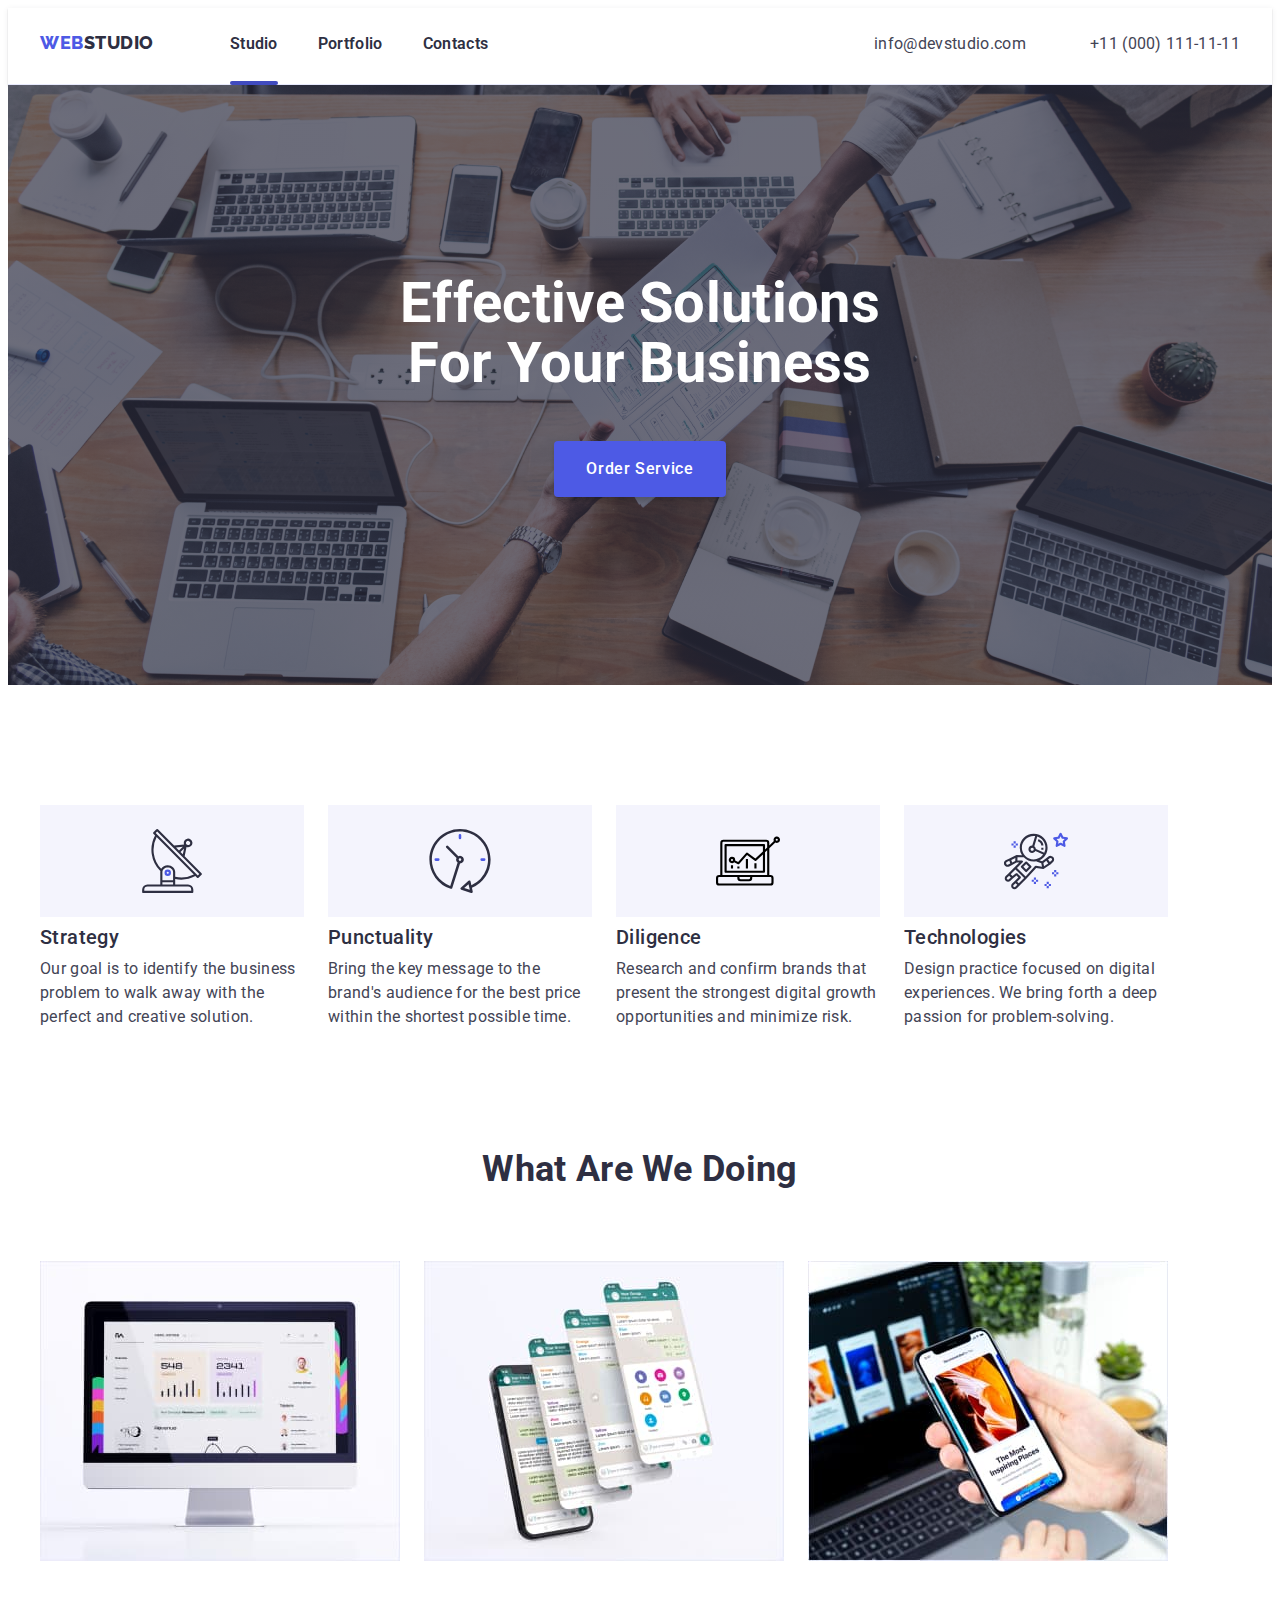
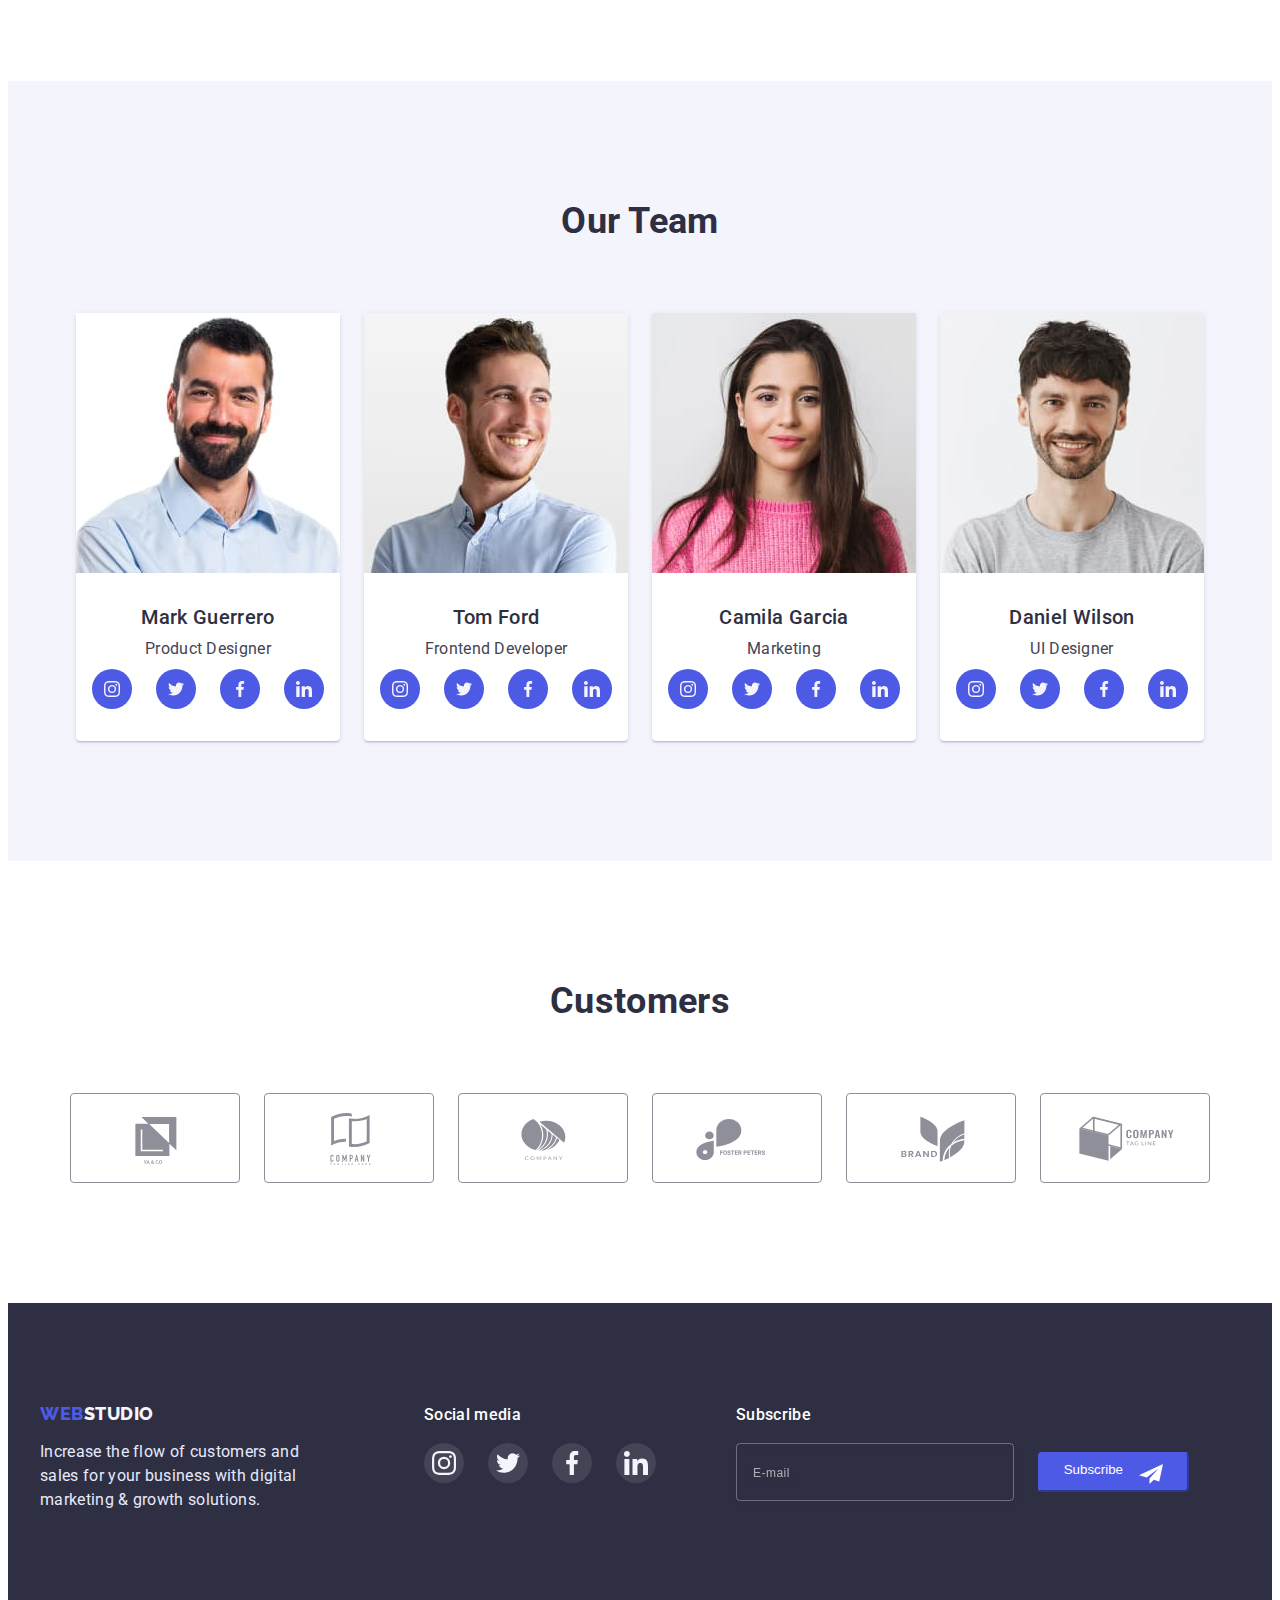
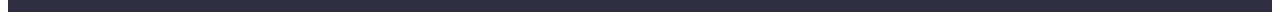
<file: index.html>
<!DOCTYPE html>
<html lang="en">
  <head>
    <meta charset="UTF-8" />
    <meta http-equiv="X-UA-Compatible" content="IE=edge" />
    <meta name="viewport" content="width=device-width, initial-scale=1.0" />
    <title>WebStudio</title>
    <link rel="preconnect" href="https://fonts.googleapis.com" />
    <link rel="preconnect" href="https://fonts.gstatic.com" crossorigin />
    <link
      href="https://fonts.googleapis.com/css2?family=Raleway:wght@800&family=Roboto:wght@400;500;700;900&display=swap"
      rel="stylesheet"
    />
    <link
      rel="stylesheet"
      href="https://cdnjs.cloudflare.com/ajax/libs/modern-normalize/1.1.0/modern-normalize.min.css"
      integrity="sha512-wpPYUAdjBVSE4KJnH1VR1HeZfpl1ub8YT/NKx4PuQ5NmX2tKuGu6U/JRp5y+Y8XG2tV+wKQpNHVUX03MfMFn9Q=="
      crossorigin="anonymous"
      referrerpolicy="no-referrer"
    />
    <link rel="stylesheet" href="css/test.css" />
    <link rel="stylesheet" href="css/styles.css" />
  </head>

  <body>
    <!-- ========================HEADER==================== -->

    <header class="header">
      <div class="container header-container">
        <nav class="nav-menu">
          <a href="./index.html" class="logo link"
            ><span class="accent">Web</span>Studio</a
          >
          <ul class="menu list">
            <li class="menu-item">
              <a href="./index.html" class="menu-item-link active-page link"
                >Studio</a
              >
            </li>
            <li class="menu-item">
              <a href="./portfolio.html" class="menu-item-link link"
                >Portfolio</a
              >
            </li>
            <li class="menu-item">
              <a href="#" class="menu-item-link link">Contacts</a>
            </li>
          </ul>
        </nav>
        <!-- ========================MOBILE-MENU==================== -->
        <div class="menu-container js-menu-container" id="mobile-menu">
          <button
            class="mobile-btn-modal-close js-close-menu"
            aria-expanded="false"
            aria-controls="mobile-menu"
            type="button"
          >
            <svg class="svg-close">
              <use href="./images/icons.svg#icon-close"></use>
            </svg>
          </button>
          <div class="mobile-menu-window">
            <ul class="mobile-menu-list list">
              <li class="menu-item">
                <a
                  href="./index.html"
                  class="mobile-menu-item-link mobile-active-pages link"
                  >Studio</a
                >
              </li>
              <li class="menu-item">
                <a href="./portfolio.html" class="mobile-menu-item-link link"
                  >Portfolio</a
                >
              </li>
              <li class="menu-item">
                <a href="#" class="mobile-menu-item-link link">Contacts</a>
              </li>
            </ul>
            <address class="mobile-address">
              <ul class="contact list">
                <li class="contact-item">
                  <a href="tel:+110001111111" class="contact-item-number link"
                    >+11 (000) 111-11-11</a
                  >
                </li>
                <li class="contact-item">
                  <a
                    href="mailto:info@devstudio.com"
                    class="contact-item-mail link"
                    >info@devstudio.com</a
                  >
                </li>
              </ul>
              <ul class="list mobile-list-icon">
                <li>
                  <a href="#" class="icon-container">
                    <svg width="24" height="24">
                      <use href="./images/icons.svg#icon-instagram"></use>
                    </svg>
                  </a>
                </li>
                <li>
                  <a href="#" class="icon-container">
                    <svg width="24" height="24">
                      <use href="./images/icons.svg#icon-twitter"></use>
                    </svg>
                  </a>
                </li>
                <li>
                  <a href="#" class="icon-container">
                    <svg width="24" height="24">
                      <use href="./images/icons.svg#icon-facebook"></use>
                    </svg>
                  </a>
                </li>
                <li>
                  <a href="#" class="icon-container">
                    <svg width="24" height="24">
                      <use href="./images/icons.svg#icon-linkedin"></use>
                    </svg>
                  </a>
                </li>
              </ul>
            </address>
          </div>
        </div>
        <!-- ========================//MOBILE-MENU//==================== -->

        <button type="button" class="header-burger-btn js-open-menu">
          <svg class="header-burger-btn-svg" height="32" width="32">
            <use href="./images/icons.svg#icon-menu"></use>
          </svg>
        </button>
        <address class="address">
          <ul class="contact list">
            <li class="contact-item">
              <a href="mailto:info@devstudio.com" class="contact-item-link link"
                >info@devstudio.com</a
              >
            </li>
            <li class="contact-item">
              <a href="tel:+110001111111" class="contact-item-link link"
                >+11 (000) 111-11-11</a
              >
            </li>
          </ul>
        </address>
      </div>
    </header>
    <!-- ========================//HEADER//==================== -->

    <main>
      <!-- ========================HERO==================== -->
      <section class="hero">
        <div class="container modal-btn-center">
          <h1 class="hero-title">Effective Solutions for Your Business</h1>
          <button class="modal-btn" type="button" data-modal-open>
            Order Service
          </button>
        </div>
      </section>
      <!-- ========================//HERO//==================== -->

      <!-- ========================ASTRONAUT==================== -->
      <section class="section">
        <div class="container">
          <h2 class="visually-hidden">about us</h2>
          <ul class="list section-astronaut-list">
            <li class="list-item">
              <a href="" class="big-svg-link">
                <svg class="big-svg">
                  <use href="./images/icons.svg#icon-antenna"></use>
                </svg>
              </a>
              <h3 class="astronaut-list-title">Strategy</h3>
              <p class="astronaut-text">
                Our goal is to identify the business problem to walk away with
                the perfect and creative solution.
              </p>
            </li>
            <li class="list-item">
              <a href="" class="big-svg-link">
                <svg class="big-svg">
                  <use href="./images/icons.svg#icon-clock"></use>
                </svg>
              </a>
              <h3 class="astronaut-list-title">Punctuality</h3>
              <p class="astronaut-text">
                Bring the key message to the brand's audience for the best price
                within the shortest possible time.
              </p>
            </li>
            <li class="list-item">
              <a href="" class="big-svg-link">
                <svg class="big-svg">
                  <use href="./images/icons.svg#icon-diagram"></use>
                </svg>
              </a>
              <h3 class="astronaut-list-title">Diligence</h3>
              <p class="astronaut-text">
                Research and confirm brands that present the strongest digital
                growth opportunities and minimize risk.
              </p>
            </li>
            <li class="list-item">
              <a href="" class="big-svg-link">
                <svg class="big-svg">
                  <use href="./images/icons.svg#icon-astronaut"></use>
                </svg>
              </a>
              <h3 class="astronaut-list-title">Technologies</h3>
              <p class="astronaut-text">
                Design practice focused on digital experiences. We bring forth a
                deep passion for problem-solving.
              </p>
            </li>
          </ul>
        </div>
      </section>
      <!-- ========================//ASTRONAUT//==================== -->

      <!-- ========================SECTION-IMG==================== -->
      <section class="section-img-only">
        <div class="container">
          <h2 class="title">What are we doing</h2>
          <ul class="section-img-only-list list">
            <li>
              <img
                class="img"
                srcset="./images/computer-screen@2x.jpg 2x"
                src="./images/computer-screen.jpg"
                width="360"
                alt="computer-screen"
              />
            </li>
            <li>
              <img
                class="img"
                srcset="./images/multiple-screens@2x.jpg 2x"
                src="./images/multiple-screens.jpg"
                width="360"
                alt="multiple-screens"
              />
            </li>
            <li>
              <img
                class="img"
                srcset="./images/phone-screen@2x.jpg 2x"
                src="./images/phone-screen.jpg"
                width="360"
                alt="phone-screen"
              />
            </li>
          </ul>
        </div>
      </section>
      <!-- ========================//SECTION-IMG//==================== -->

      <!-- ========================TEAM CARD==================== -->
      <section class="team-card-bg section">
        <div class="container">
          <h2 class="title">Our Team</h2>
          <ul class="team-card-list list">
            <li class="card">
              <img
                class="img"
                srcset="./images/mark-guerrero@2x.jpg 2x"
                src="./images/mark-guerrero.jpg"
                width="264"
                alt="Mark Guerrero"
              />
              <div class="team-card-text">
                <h3 class="list-title">Mark Guerrero</h3>
                <p class="text">Product Designer</p>
                <ul class="list list-icon">
                  <li>
                    <a href="#" class="icon-container">
                      <svg class="team-card-svg">
                        <use href="./images/icons.svg#icon-instagram"></use>
                      </svg>
                    </a>
                  </li>
                  <li>
                    <a href="#" class="icon-container">
                      <svg class="team-card-svg">
                        <use href="./images/icons.svg#icon-twitter"></use>
                      </svg>
                    </a>
                  </li>
                  <li>
                    <a href="#" class="icon-container">
                      <svg class="team-card-svg">
                        <use href="./images/icons.svg#icon-facebook"></use>
                      </svg>
                    </a>
                  </li>
                  <li>
                    <a href="#" class="icon-container">
                      <svg class="team-card-svg">
                        <use href="./images/icons.svg#icon-linkedin"></use>
                      </svg>
                    </a>
                  </li>
                </ul>
              </div>
            </li>
            <li class="card">
              <img
                class="img"
                srcset="./images/tom-ford@2x.jpg 2x"
                src="./images/tom-ford.jpg"
                width="264"
                alt="Tom Ford"
              />
              <div class="team-card-text">
                <h3 class="list-title">Tom Ford</h3>
                <p class="text">Frontend Developer</p>
                <ul class="list list-icon">
                  <li>
                    <a href="#" class="icon-container">
                      <svg class="team-card-svg">
                        <use href="./images/icons.svg#icon-instagram"></use>
                      </svg>
                    </a>
                  </li>
                  <li>
                    <a href="#" class="icon-container">
                      <svg class="team-card-svg">
                        <use href="./images/icons.svg#icon-twitter"></use>
                      </svg>
                    </a>
                  </li>
                  <li>
                    <a href="#" class="icon-container">
                      <svg class="team-card-svg">
                        <use href="./images/icons.svg#icon-facebook"></use>
                      </svg>
                    </a>
                  </li>
                  <li>
                    <a href="#" class="icon-container">
                      <svg class="team-card-svg">
                        <use href="./images/icons.svg#icon-linkedin"></use>
                      </svg>
                    </a>
                  </li>
                </ul>
              </div>
            </li>
            <li class="card">
              <img
                class="img"
                srcset="./images/camila-garcia@2x.jpg 2x"
                src="./images/camila-garcia.jpg"
                width="264"
                alt="Camila Garcia"
              />
              <div class="team-card-text">
                <h3 class="list-title">Camila Garcia</h3>
                <p class="text">Marketing</p>
                <ul class="list list-icon">
                  <li>
                    <a href="#" class="icon-container">
                      <svg class="team-card-svg">
                        <use href="./images/icons.svg#icon-instagram"></use>
                      </svg>
                    </a>
                  </li>
                  <li>
                    <a href="#" class="icon-container">
                      <svg class="team-card-svg">
                        <use href="./images/icons.svg#icon-twitter"></use>
                      </svg>
                    </a>
                  </li>
                  <li>
                    <a href="#" class="icon-container">
                      <svg class="team-card-svg">
                        <use href="./images/icons.svg#icon-facebook"></use>
                      </svg>
                    </a>
                  </li>
                  <li>
                    <a href="#" class="icon-container">
                      <svg class="team-card-svg">
                        <use href="./images/icons.svg#icon-linkedin"></use>
                      </svg>
                    </a>
                  </li>
                </ul>
              </div>
            </li>
            <li class="card">
              <img
                class="img"
                srcset="./images/daniel-wilson@2x.jpg 2x"
                src="./images/daniel-wilson.jpg"
                width="264"
                alt="Daniel Wilson"
              />
              <div class="team-card-text">
                <h3 class="list-title">Daniel Wilson</h3>
                <p class="text">UI Designer</p>
                <ul class="list list-icon">
                  <li>
                    <a href="#" class="icon-container">
                      <svg class="team-card-svg">
                        <use href="./images/icons.svg#icon-instagram"></use>
                      </svg>
                    </a>
                  </li>
                  <li>
                    <a href="#" class="icon-container">
                      <svg class="team-card-svg">
                        <use href="./images/icons.svg#icon-twitter"></use>
                      </svg>
                    </a>
                  </li>
                  <li>
                    <a href="#" class="icon-container">
                      <svg class="team-card-svg">
                        <use href="./images/icons.svg#icon-facebook"></use>
                      </svg>
                    </a>
                  </li>
                  <li>
                    <a href="#" class="icon-container">
                      <svg class="team-card-svg">
                        <use href="./images/icons.svg#icon-linkedin"></use>
                      </svg>
                    </a>
                  </li>
                </ul>
              </div>
            </li>
          </ul>
        </div>
      </section>
      <!-- ========================//TEAM CARD//==================== -->

      <!-- ========================CUSTOMERS==================== -->

      <section class="section">
        <div class="container">
          <h2 class="title">Customers</h2>
          <ul class="list list-client">
            <li>
              <a href="" class="client-container">
                <svg class="client-svg">
                  <use href="./images/icons.svg#icon-client-1"></use>
                </svg>
              </a>
            </li>
            <li>
              <a href="" class="client-container">
                <svg class="client-svg">
                  <use href="./images/icons.svg#icon-client-2"></use>
                </svg>
              </a>
            </li>
            <li>
              <a href="" class="client-container">
                <svg class="client-svg">
                  <use href="./images/icons.svg#icon-client-3"></use>
                </svg>
              </a>
            </li>
            <li>
              <a href="" class="client-container">
                <svg class="client-svg">
                  <use href="./images/icons.svg#icon-client-4"></use>
                </svg>
              </a>
            </li>
            <li>
              <a href="" class="client-container">
                <svg class="client-svg">
                  <use href="./images/icons.svg#icon-client-5"></use>
                </svg>
              </a>
            </li>
            <li>
              <a href="" class="client-container">
                <svg class="client-svg">
                  <use href="./images/icons.svg#icon-client-6"></use>
                </svg>
              </a>
            </li>
          </ul>
        </div>
      </section>
      <!-- ========================//CUSTOMERS//==================== -->
    </main>
    <!-- ========================FOOTER==================== -->
    <footer class="footer">
      <div class="container footer-container">
        <div>
          <a href="./index.html" class="logo footer-logo link"
            ><span class="accent">Web</span
            ><span class="accent-light">Studio</span>
          </a>
          <p class="text footer-color-text">
            Increase the flow of customers and sales for your business with
            digital marketing & growth solutions.
          </p>
        </div>
        <div class="social-media">
          <p class="media">Social media</p>
          <ul class="social-media-list list">
            <li>
              <a href="" class="footer-icon-container">
                <svg class="footer-svg">
                  <use href="./images/icons.svg#icon-instagram"></use>
                </svg>
              </a>
            </li>
            <li>
              <a href="" class="footer-icon-container">
                <svg class="footer-svg">
                  <use href="./images/icons.svg#icon-twitter"></use>
                </svg>
              </a>
            </li>
            <li>
              <a href="" class="footer-icon-container">
                <svg class="footer-svg">
                  <use href="./images/icons.svg#icon-facebook"></use>
                </svg>
              </a>
            </li>
            <li>
              <a href="" class="footer-icon-container">
                <svg class="footer-svg">
                  <use href="./images/icons.svg#icon-linkedin"></use>
                </svg>
              </a>
            </li>
          </ul>
        </div>
        <form class="footer-subscribe">
          <p class="footer-subscribe-label">Subscribe</p>
          <div class="footer-wraper">
            <input
              class="user-mail-subscribe"
              aria-label="email"
              type="mail"
              name="user-mail-subscribe"
              placeholder="E-mail"
            />
            <button class="subscribe-btn" type="submit">
              Subscribe
              <svg class="subscribe-svg">
                <use href="./images/icons.svg#icon-subscribe"></use>
              </svg>
            </button>
          </div>
        </form>
      </div>
    </footer>
    <!-- ========================//FOOTER//==================== -->

    <!-- ========================MODAL WINDOW==================== -->
    <div class="backdrop is-hidden" data-modal>
      <div class="modal-window">
        <button class="btn-modal-close" type="button" data-modal-close>
          <svg class="svg-close">
            <use href="./images/icons.svg#icon-close"></use>
          </svg>
        </button>

        <form class="modal-form" name="modal-form">
          <p class="modal-title">
            Leave your contacts and we will call you back
          </p>
          <label class="modal-label"
            ><span class="label-desc">Name</span>
            <span class="modal-input-wrapper">
              <input
                class="modal-input"
                type="text"
                name="user_name"
                required
                pattern="[a-zA-Zа-яА-Я]+"
              />

              <svg class="modal-input-svg">
                <use href="./images/icons.svg#icon-modal-person"></use>
              </svg>
            </span>
          </label>
          <label class="modal-label"
            ><span class="label-desc">Phone</span>

            <span class="modal-input-wrapper">
              <input
                class="modal-input"
                type="tel"
                name="user_number"
                required
                pattern="[0-9]{3}-[0-9]{3}-0-9]{2}-0-9]{2}"
                title="xxx-xxx-xx-xx"
              />

              <svg class="modal-input-svg">
                <use href="./images/icons.svg#icon-modal-phone"></use>
              </svg>
            </span>
          </label>
          <label class="modal-label"
            ><span class="label-desc">Email</span>
            <span class="modal-input-wrapper">
              <input
                class="modal-input"
                type="mail"
                name="user_mail"
                required
              />

              <svg class="modal-input-svg">
                <use href="./images/icons.svg#icon-modal-email"></use>
              </svg>
            </span>
          </label>
          <label class="modal-label-comment"
            ><span class="label-desc">Comment</span>
            <textarea
              class="user-message"
              name="user_message"
              placeholder="Text input"
            ></textarea>
          </label>
          <input
            class="modal-check visually-hidden"
            id="modal-check"
            type="checkbox"
          />
          <label class="label-check" for="modal-check">
            I accept the terms and conditions of the&nbsp
            <a href="#">Privacy Policy</a>
          </label>

          <button class="modal-submit-btn" type="submit">Send</button>
        </form>
      </div>
    </div>
    <!-- ========================//MODAL WINDOW//==================== -->
    <script src="./js/mobile.js"></script>
    <script src="./js/modal.js"></script>
  </body>
</html>
</file>
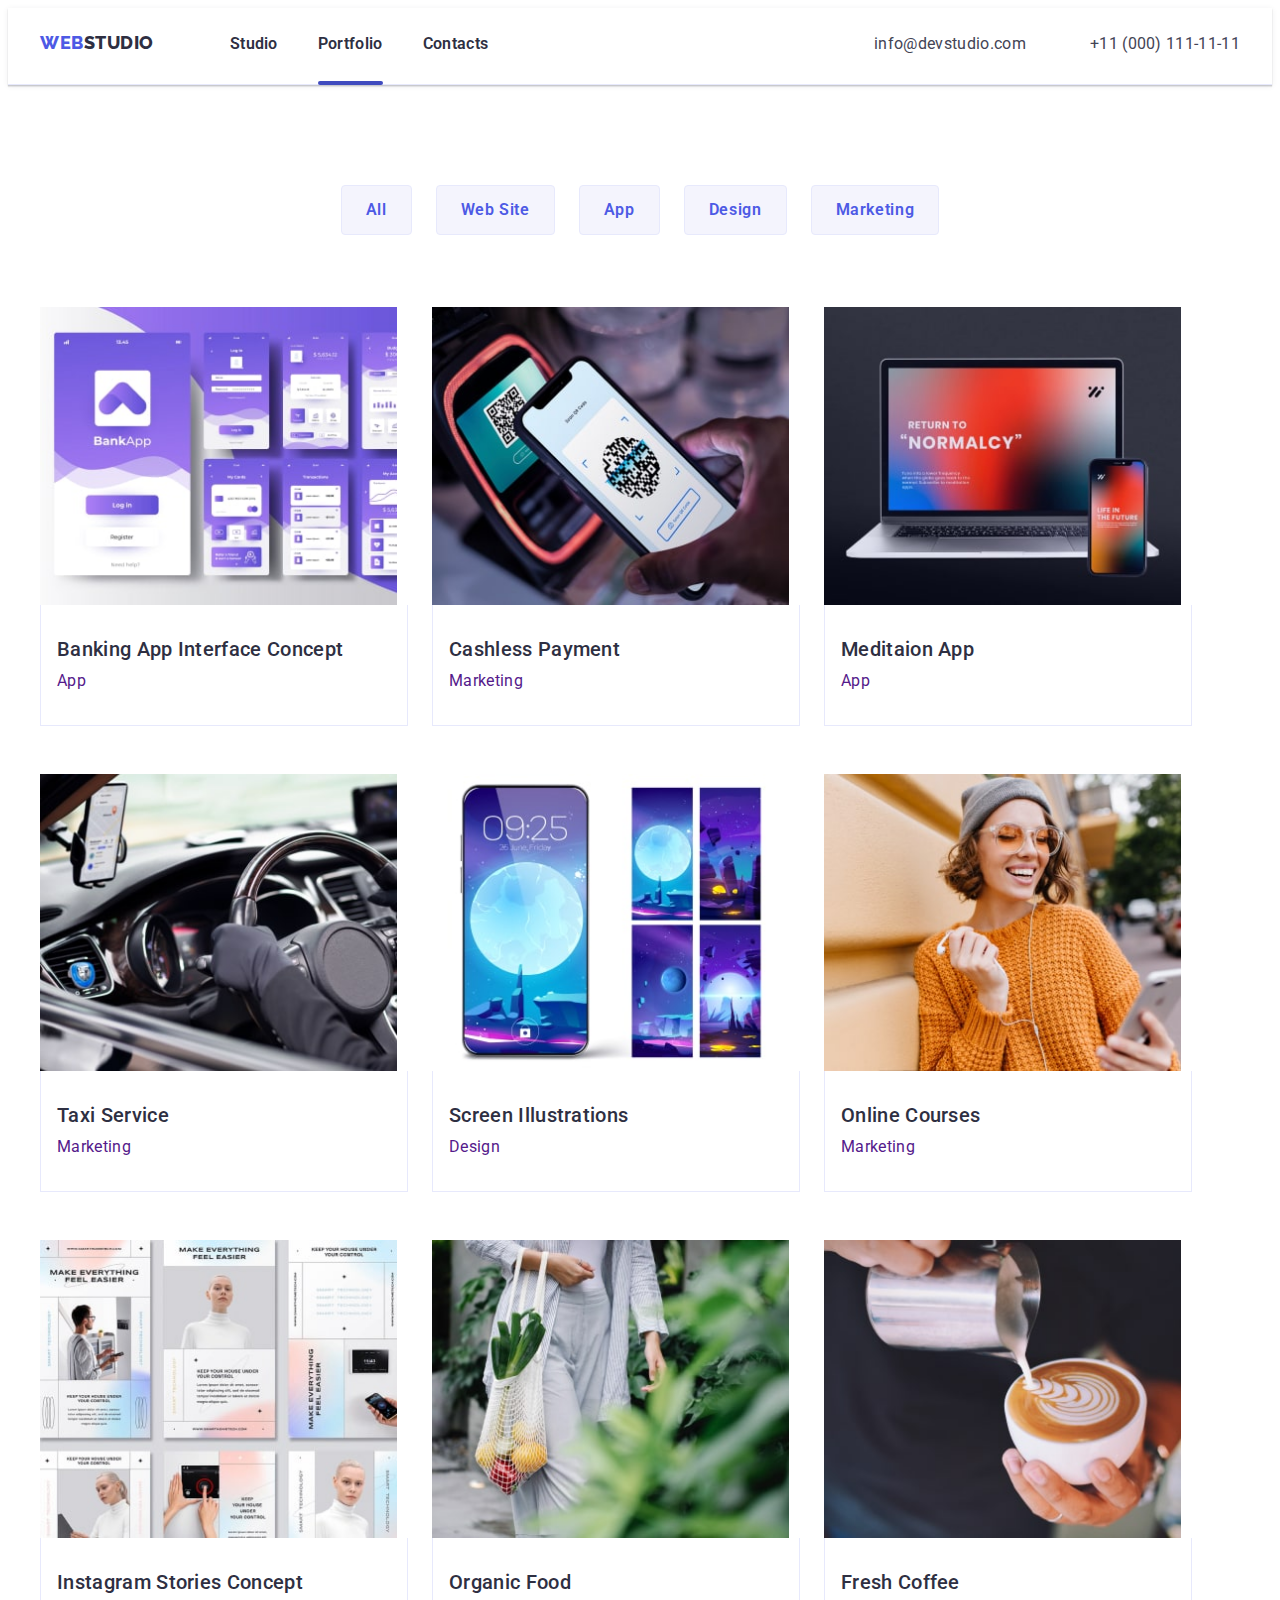
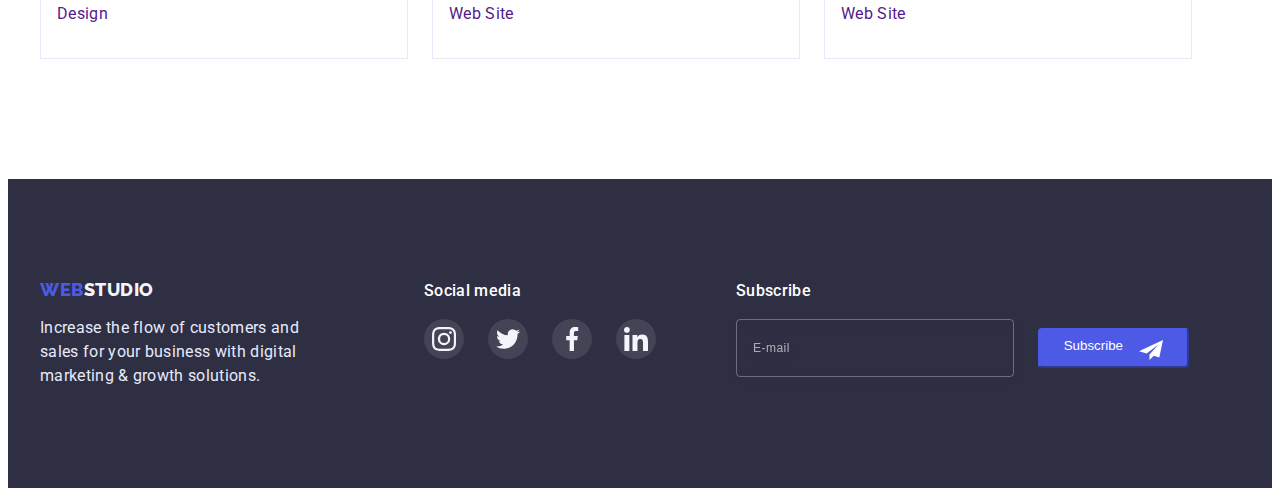
<file: portfolio.html>
<!DOCTYPE html>
<html lang="en">
  <head>
    <meta charset="UTF-8" />
    <meta http-equiv="X-UA-Compatible" content="IE=edge" />
    <meta name="viewport" content="width=device-width, initial-scale=1.0" />
    <title>Portfolio</title>
    <link rel="preconnect" href="https://fonts.googleapis.com" />
    <link rel="preconnect" href="https://fonts.gstatic.com" crossorigin />
    <link
      href="https://fonts.googleapis.com/css2?family=Raleway:wght@800&family=Roboto:wght@400;500;700;900&display=swap"
      rel="stylesheet"
    />
    <link
      rel="stylesheet"
      href="https://cdnjs.cloudflare.com/ajax/libs/modern-normalize/1.1.0/modern-normalize.min.css"
      integrity="sha512-wpPYUAdjBVSE4KJnH1VR1HeZfpl1ub8YT/NKx4PuQ5NmX2tKuGu6U/JRp5y+Y8XG2tV+wKQpNHVUX03MfMFn9Q=="
      crossorigin="anonymous"
      referrerpolicy="no-referrer"
    />
    <link rel="stylesheet" href="css/styles.css" />
  </head>

  <body>
    <!-- ========================HEADER==================== -->

    <header class="header">
      <div class="container header-container">
        <nav class="nav-menu">
          <a href="./index.html" class="logo link"
            ><span class="accent">Web</span>Studio</a
          >
          <ul class="menu list">
            <li class="menu-item">
              <a href="./index.html" class="menu-item-link link">Studio</a>
            </li>
            <li class="menu-item">
              <a href="./portfolio.html" class="menu-item-link active-page link"
                >Portfolio</a
              >
            </li>
            <li class="menu-item">
              <a href="#" class="menu-item-link link">Contacts</a>
            </li>
          </ul>
        </nav>
        <!-- ========================MOBILE-MENU==================== -->
        <div class="menu-container js-menu-container" id="mobile-menu">
          <button
            class="mobile-btn-modal-close js-close-menu"
            aria-expanded="false"
            aria-controls="mobile-menu"
            type="button"
          >
            <svg class="svg-close">
              <use href="./images/icons.svg#icon-close"></use>
            </svg>
          </button>
          <div class="mobile-menu-window">
            <ul class="mobile-menu-list list">
              <li class="menu-item">
                <a
                  href="./index.html"
                  class="mobile-menu-item-link  link"
                  >Studio</a
                >
              </li>
              <li class="menu-item">
                <a href="./portfolio.html" class="mobile-menu-item-link mobile-active-pages link"
                  >Portfolio</a
                >
              </li>
              <li class="menu-item">
                <a href="#" class="mobile-menu-item-link link">Contacts</a>
              </li>
            </ul>
            <address class="mobile-address">
              <ul class="contact list">
                <li class="contact-item">
                  <a href="tel:+110001111111" class="contact-item-number link"
                    >+11 (000) 111-11-11</a
                  >
                </li>
                <li class="contact-item">
                  <a
                    href="mailto:info@devstudio.com"
                    class="contact-item-mail link"
                    >info@devstudio.com</a
                  >
                </li>
              </ul>
              <ul class="list mobile-list-icon">
                <li>
                  <a href="#" class="icon-container">
                    <svg width="24" height="24">
                      <use href="./images/icons.svg#icon-instagram"></use>
                    </svg>
                  </a>
                </li>
                <li>
                  <a href="#" class="icon-container">
                    <svg width="24" height="24">
                      <use href="./images/icons.svg#icon-twitter"></use>
                    </svg>
                  </a>
                </li>
                <li>
                  <a href="#" class="icon-container">
                    <svg width="24" height="24">
                      <use href="./images/icons.svg#icon-facebook"></use>
                    </svg>
                  </a>
                </li>
                <li>
                  <a href="#" class="icon-container">
                    <svg width="24" height="24">
                      <use href="./images/icons.svg#icon-linkedin"></use>
                    </svg>
                  </a>
                </li>
              </ul>
            </address>
          </div>
        </div>
        <!-- ========================/MOBILE-MENU==================== -->

        <button type="button" class="header-burger-btn js-open-menu">
          <svg class="header-burger-btn-svg" height="32" width="32">
            <use href="./images/icons.svg#icon-menu"></use>
          </svg>
        </button>
        <address class="address">
          <ul class="contact list">
            <li class="contact-item">
              <a href="mailto:info@devstudio.com" class="contact-item-link link"
                >info@devstudio.com</a
              >
            </li>
            <li class="contact-item">
              <a href="tel:+110001111111" class="contact-item-link link"
                >+11 (000) 111-11-11</a
              >
            </li>
          </ul>
        </address>
      </div>
    </header>
    <!-- ========================/HEADER==================== -->

    <main>
      <!-- ========================FILTER BNT==================== -->

      <section class="filter">
        <div class="container">
          <ul class="filter-list list">
            <li class="filter-list-item">
              <button type="button" class="btn-filter">All</button>
            </li>
            <li class="filter-list-item">
              <button type="button" class="btn-filter">Web Site</button>
            </li>
            <li class="filter-list-item">
              <button type="button" class="btn-filter">App</button>
            </li>
            <li class="filter-list-item">
              <button type="button" class="btn-filter">Design</button>
            </li>
            <li class="filter-list-item">
              <button type="button" class="btn-filter">Marketing</button>
            </li>
          </ul>
          <!-- ========================/FILTER BNT==================== -->

          <!-- ========================FILTER LIST==================== -->

          <ul class="list wrap">
            <li class="card-filter">
              <a href="" class="card-filter-link link">
                <div class="work-thumb">
                  <div class="overlay">
                    <p class="overlay-text">
                      14 Stylish and User-Friendly App Design Concepts · Task
                      Manager App · Calorie Tracker App · Exotic Fruit Ecommerce
                      App · Cloud Storage App
                    </p>
                  </div>
                  <img
                    srcset="./images/banking-app-interface-concept@2x.jpg 2x"
                    src="images/banking-app-interface-concept.jpg"
                    alt=""
                    class="img"
                    width="357"
                  />
                </div>
                <div class="text-filter-card">
                  <h3 class="list-title">Banking App Interface Concept</h3>
                  <p class="text">App</p>
                </div>
              </a>
            </li>
            <li class="card-filter">
              <a href="" class="card-filter-link link">
                <div class="work-thumb">
                  <div class="overlay">
                    <p class="overlay-text">
                      14 Stylish and User-Friendly App Design Concepts · Task
                      Manager App · Calorie Tracker App · Exotic Fruit Ecommerce
                      App · Cloud Storage App
                    </p>
                  </div>
                  <img
                    srcset="./images/cashless-payment@2x.jpg 2x"
                    src="images/cashless-payment.jpg"
                    alt=""
                    class="img"
                    width="357"
                  />
                </div>
                <div class="text-filter-card">
                  <h3 class="list-title">Cashless Payment</h3>
                  <p class="text">Marketing</p>
                </div>
              </a>
            </li>
            <li class="card-filter">
              <a href="" class="card-filter-link link">
                <div class="work-thumb">
                  <div class="overlay">
                    <p class="overlay-text">
                      14 Stylish and User-Friendly App Design Concepts · Task
                      Manager App · Calorie Tracker App · Exotic Fruit Ecommerce
                      App · Cloud Storage App
                    </p>
                  </div>
                  <img
                    srcset="./images/meditaion-app@2x.jpg 2x"
                    src="images/meditaion-app.jpg"
                    alt=""
                    class="img"
                    width="357"
                  />
                </div>
                <div class="text-filter-card">
                  <h3 class="list-title">Meditaion App</h3>
                  <p class="text">App</p>
                </div>
              </a>
            </li>
            <li class="card-filter">
              <a href="" class="card-filter-link link">
                <div class="work-thumb">
                  <div class="overlay">
                    <p class="overlay-text">
                      14 Stylish and User-Friendly App Design Concepts · Task
                      Manager App · Calorie Tracker App · Exotic Fruit Ecommerce
                      App · Cloud Storage App
                    </p>
                  </div>
                  <img
                    srcset="./images/taxi-service@2x.jpg 2x"
                    src="images/taxi-service.jpg"
                    alt=""
                    class="img"
                    width="357"
                  />
                </div>
                <div class="text-filter-card">
                  <h3 class="list-title">Taxi Service</h3>
                  <p class="text">Marketing</p>
                </div>
              </a>
            </li>
            <li class="card-filter">
              <a href="" class="card-filter-link link">
                <div class="work-thumb">
                  <div class="overlay">
                    <p class="overlay-text">
                      14 Stylish and User-Friendly App Design Concepts · Task
                      Manager App · Calorie Tracker App · Exotic Fruit Ecommerce
                      App · Cloud Storage App
                    </p>
                  </div>
                  <img
                    srcset="./images/screen-illustrations@2x.jpg 2x"
                    src="images/screen-illustrations.jpg"
                    alt=""
                    class="img"
                    width="357"
                  />
                </div>
                <div class="text-filter-card">
                  <h3 class="list-title">Screen Illustrations</h3>
                  <p class="text">Design</p>
                </div>
              </a>
            </li>
            <li class="card-filter">
              <a href="" class="card-filter-link link">
                <div class="work-thumb">
                  <div class="overlay">
                    <p class="overlay-text">
                      14 Stylish and User-Friendly App Design Concepts · Task
                      Manager App · Calorie Tracker App · Exotic Fruit Ecommerce
                      App · Cloud Storage App
                    </p>
                  </div>
                  <img
                    srcset="./images/online-courses@2x.jpg 2x"
                    src="images/online-courses.jpg"
                    alt=""
                    class="img"
                    width="357"
                  />
                </div>
                <div class="text-filter-card">
                  <h3 class="list-title">Online Courses</h3>
                  <p class="text">Marketing</p>
                </div>
              </a>
            </li>
            <li class="card-filter">
              <a href="" class="card-filter-link link">
                <div class="work-thumb">
                  <div class="overlay">
                    <p class="overlay-text">
                      14 Stylish and User-Friendly App Design Concepts · Task
                      Manager App · Calorie Tracker App · Exotic Fruit Ecommerce
                      App · Cloud Storage App
                    </p>
                  </div>
                  <img
                    srcset="./images/instagram-stories-concept@2x.jpg 2x"
                    src="images/instagram-stories-concept.jpg"
                    alt=""
                    class="img"
                    width="357"
                  />
                </div>
                <div class="text-filter-card">
                  <h3 class="list-title">Instagram Stories Concept</h3>
                  <p class="text">Design</p>
                </div>
              </a>
            </li>
            <li class="card-filter">
              <a href="" class="card-filter-link link">
                <div class="work-thumb">
                  <div class="overlay">
                    <p class="overlay-text">
                      14 Stylish and User-Friendly App Design Concepts · Task
                      Manager App · Calorie Tracker App · Exotic Fruit Ecommerce
                      App · Cloud Storage App
                    </p>
                  </div>
                  <img
                    srcset="./images/organic-food@2x.jpg 2x"
                    src="images/organic-food.jpg"
                    alt=""
                    class="img"
                    width="357"
                  />
                </div>
                <div class="text-filter-card">
                  <h3 class="list-title">Organic Food</h3>
                  <p class="text">Web Site</p>
                </div>
              </a>
            </li>
            <li class="card-filter">
              <a href="" class="card-filter-link link">
                <div class="work-thumb">
                  <div class="overlay">
                    <p class="overlay-text">
                      14 Stylish and User-Friendly App Design Concepts · Task
                      Manager App · Calorie Tracker App · Exotic Fruit Ecommerce
                      App · Cloud Storage App
                    </p>
                  </div>
                  <img
                    srcset="./images/fresh-coffee@2x.jpg 2x"
                    src="images/fresh-coffee.jpg"
                    alt=""
                    class="img"
                    width="357"
                  />
                </div>
                <div class="text-filter-card">
                  <h3 class="list-title">Fresh Coffee</h3>
                  <p class="text">Web Site</p>
                </div>
              </a>
            </li>
          </ul>
        </div>
      </section>
      <!-- ========================/FILTER LIST==================== -->
    </main>
    <!-- ========================FOOTER==================== -->
    <footer class="footer">
      <div class="container footer-container">
        <div>
          <a href="./index.html" class="logo link"
            ><span class="accent">Web</span
            ><span class="accent-light">Studio</span>
          </a>
          <p class="text footer-color-text">
            Increase the flow of customers and sales for your business with
            digital marketing & growth solutions.
          </p>
        </div>
        <div class="social-media">
          <p class="media">Social media</p>
          <ul class="social-media-list list">
            <li>
              <a href="" class="footer-icon-container">
                <svg class="footer-svg">
                  <use href="./images/icons.svg#icon-instagram"></use>
                </svg>
              </a>
            </li>
            <li>
              <a href="" class="footer-icon-container">
                <svg class="footer-svg">
                  <use href="./images/icons.svg#icon-twitter"></use>
                </svg>
              </a>
            </li>
            <li>
              <a href="" class="footer-icon-container">
                <svg class="footer-svg">
                  <use href="./images/icons.svg#icon-facebook"></use>
                </svg>
              </a>
            </li>
            <li>
              <a href="" class="footer-icon-container">
                <svg class="footer-svg">
                  <use href="./images/icons.svg#icon-linkedin"></use>
                </svg>
              </a>
            </li>
          </ul>
        </div>
        <div class="footer-subscribe">
          <p class="media">Subscribe</p>
          <div class="footer-wraper">
            <input
              class="user-mail-subscribe"
              type="mail"
              name="user-mail"
              placeholder="E-mail"
            />
            <button class="subscribe-btn" type="submit">
              Subscribe
              <svg class="subscribe-svg">
                <use href="./images/icons.svg#icon-subscribe"></use>
              </svg>
            </button>
          </div>
        </div>
      </div>
    </footer>
    <!-- ========================/FOOTER==================== -->

    <script src="./js/mobile.js"></script>
  </body>
</html>
</file>
<file: css/test.css>
.divtest {
    list-style-type: upper-roman;
    
  }
.list {
    list-style: none;
}
</file>
<file: css/styles.css>
/*========================UTILITY====================*/
:root {
    --main-dark-color: #2e2f42;
    --main-light-color: #f4f4fd;
    --primary-brand: #4d5ae5;
    --primary-color-text: #434455;
    --subtle-text: #8e8f99;
    --accent: #e7e9fc;
    --color-hover-effect: #404bbf;
    --transition-func: 250ms cubic-bezier(0.4, 0, 0.2, 1);
  }
  
  body {
    font-family: "Roboto", sans-serif;
    letter-spacing: 0.02em;
    color: var(--primary-color-text);
  }
  
  h1,
  h2,
  h3,
  h4,
  p {
    margin: 0;
  }
  ul,
  ol {
    margin: 0;
    padding-left: 0;
  }
  button {
    cursor: pointer;
  }
  
  .list {
    list-style: none;
  }
  .link {
    text-decoration: none;
  }
  
  .visually-hidden {
    position: absolute;
    white-space: nowrap;
    width: 1px;
    height: 1px;
    overflow: hidden;
    border: 0;
    padding: 0;
    clip: rect(0 0 0 0);
    clip-path: inset(50%);
    margin: -1px;
  }
  
  @media screen and (min-width: 320px) {
    .section {
      padding-top: 96px;
      padding-bottom: 96px;
    }
  }
  
  @media screen and (min-width: 1200px) {
    .section {
      padding-top: 120px;
      padding-bottom: 120px;
    }
  }
  
  .img {
    display: block;
    height: auto;
  }
  /*========================/UTILITY====================*/
  
  /*========================HEADER====================*/
  /* 0 - 768 */
  @media screen and (max-width: 767px) {
    .menu {
      display: none;
    }
    .address {
      display: none;
    }
    .container {
      width: 100%;
      margin: 0 auto;
      padding: 0 16px;
    }
    .header-burger-btn {
      border: none;
      background-color: transparent;
      height: 32px;
      padding: 0;
    }
    .header-burger-btn-svg {
      fill: var(--main-dark-color);
    }
    .menu-container {
      position: fixed;
      height: 100%;
      width: 100%;
      top: 0;
      left: 0;
      overflow: scroll;
      background-color: #ffffff;
      padding: 40px;
      padding-top: 80px;
      z-index: 999;
      transform: translateX(100%);
      transition: transform 250ms ease-in-out;
    }
  
    .menu-container.is-open {
      transform: translateX(0);
    }
  
    .mobile-menu-window {
      height: 100%;
      display: flex;
      flex-direction: column;
      justify-content: space-between;
      transform: translate(0);
    }
  
    .mobile-btn-modal-close {
      position: absolute;
      top: 40px;
      right: 40px;
      border-radius: 50%;
      height: 24px;
      width: 24px;
      border: 1px solid rgba(0, 0, 0, 0.1);
      background-color: var(--accent);
      display: flex;
      justify-content: center;
      align-items: center;
      transition: background-color var(--transition-func);
    }
  
    .mobile-menu-list {
      display: flex;
      flex-direction: column;
      row-gap: 40px;
    }
    .mobile-menu-item-link {
      font-weight: 700;
      font-size: 36px;
      line-height: calc(40 / 36);
      color: var(--main-dark-color);
      position: relative;
    }
    .contact-item:first-child {
      margin-bottom: 40px;
    }
    .contact-item-number {
      font-weight: 600;
      font-size: 36px;
      line-height: 40px;
      font-style: normal;
      text-transform: capitalize;
      color: var(--primary-brand);
    }
    .contact-item-mail {
      font-weight: 500;
      font-size: 20px;
      line-height: 24px;
      font-style: normal;
      color: var(--primary-color-text);
    }
    .mobile-list-icon {
      display: flex;
      column-gap: 56px;
      margin-top: 48px;
    }
  
    .mobile-active-pages {
      color: var(--color-hover-effect);
    }
  }
  @media screen and (max-width: 376px) {
    .mobile-list-icon {
      column-gap: 15%;
    }
  }
  
  .header {
    border-bottom: 1px solid var(--accent);
    box-shadow: 0px 2px 1px rgba(46, 47, 66, 0.08),
      0px 1px 1px rgba(46, 47, 66, 0.16), 0px 1px 6px rgba(46, 47, 66, 0.08);
    padding-top: 24px;
    padding-bottom: 24px;
  }
  .header-container {
    display: flex;
    justify-content: space-between;
    align-items: center;
  }
  .logo {
    font-family: "Raleway";
    font-weight: 800;
    font-size: 18px;
    line-height: 21px;
    letter-spacing: 0.03em;
    text-transform: uppercase;
    color: var(--main-dark-color);
  }
  .accent {
    color: var(--primary-brand);
  }
  
  .container {
    margin: 0 auto;
    padding: 0 15px;
  }
  /* 428px - ... */
  @media screen and (min-width: 428px) {
    .container {
      max-width: 428px;
    }
  }
  
  /* 768px - ... */
  @media screen and (min-width: 767px) {
    .header-burger-btn {
      display: none;
    }
    .menu-container {
      display: none;
    }
    .header {
      padding-bottom: 10px;
    }
    .header-container {
      align-items: start;
    }
  
    .container {
      max-width: 768px;
    }
    .nav-menu {
      display: flex;
    }
    .menu {
      display: flex;
      margin-left: 120px;
      column-gap: 40px;
    }
    .menu-item-link {
      font-weight: 500;
      font-size: 16px;
      line-height: calc(24 / 16);
      color: var(--main-dark-color);
      position: relative;
    }
    .active-page::after {
      content: "";
      position: absolute;
      display: block;
      top: 42px;
      width: 100%;
      height: 4px;
      background: var(--color-hover-effect);
      border-radius: 2px;
    }
    .contact-item-link {
      font-style: normal;
      font-size: 12px;
      line-height: calc(16 / 12);
      color: var(--primary-color-text);
      transition: color var(--transition-func);
    }
  }
  
  /* 1200px - ... */
  @media screen and (min-width: 1200px) {
    .container {
      max-width: 1200px;
    }
    .header {
      padding-bottom: 28px;
    }
    .menu {
      margin-left: 76px;
    }
    .menu-item-link {
      font-weight: 600;
      transition: color var(--transition-func);
    }
    .menu-item-link:hover,
    .menu-item-link:focus {
      color: var(--color-hover-effect);
    }
    .address {
      margin-left: auto;
    }
    .contact {
      display: flex;
      column-gap: 24px;
    }
    .contact-item:first-child {
      margin-right: 40px;
    }
    .active-page::after {
      top: 47px;
    }
    .contact-item-link {
      font-size: 16px;
      line-height: calc(24 / 16);
    }
    .contact-item-link:hover,
    .contact-item-link:focus {
      color: var(--color-hover-effect);
    }
  }
  
  /*========================/HEADER====================*/
  
  /*========================TEXT STYLE====================*/
  
  @media screen and (min-width: 320px) {
    .title {
      font-weight: 700;
      font-size: 36px;
      line-height: calc(40 / 36);
      text-align: center;
      text-transform: capitalize;
      margin-bottom: 72px;
      color: var(--main-dark-color);
    }
    .list-title {
      font-weight: 500;
      font-size: 20px;
      line-height: calc(24 / 20);
      color: var(--main-dark-color);
      margin-bottom: 8px;
    }
    .text {
      font-size: 16px;
      line-height: calc(24 / 16);
    }
  }
  
  @media screen and (min-width: 1200px) {
    .text {
      font-weight: 400;
    }
  }
  /*========================/TEXT STYLE====================*/
  
  /*========================PAGE STUDIO====================*/
  /*========================PAGE STUDIO====================*/
  
  /*========================HERO====================*/
  
  .hero {
    padding-top: 112px;
    padding-bottom: 112px;
    background-repeat: no-repeat;
    background-position: center center;
  }
  .modal-btn-center {
    text-align: center;
  }
  @media screen and (min-width: 320px) {
    .hero {
      background-image: linear-gradient(
          rgba(46, 47, 66, 0.7),
          rgba(46, 47, 66, 0.7)
        ),
        url(../images/mobile/mobile-hero-bg.jpg);
      background-size: 428px, 428px;
    }
    .hero-title {
      max-width: 318px;
      font-weight: 700;
      font-size: 36px;
      line-height: calc(40 / 36);
      text-align: center;
      text-transform: capitalize;
      color: #ffffff;
      margin: 0 auto 72px auto;
    }
    .modal-btn {
      font-family: inherit;
      background-color: var(--primary-brand);
      font-weight: 500;
      font-size: 16px;
      line-height: calc(24 / 16);
      letter-spacing: 0.04em;
      color: #ffffff;
      border-radius: 4px;
      padding: 16px 32px;
      box-shadow: 0px 4px 4px rgba(0, 0, 0, 0.15);
      min-width: 169px;
      border: none;
      transition: background-color var(--transition-func);
    }
  }
  @media (min-device-pixel-ratio: 2) and (min-width: 320px),
    (min-resolution: 192dpi) and (min-width: 320px),
    (min-resolution: 2dppx) and (min-width: 320px) {
    .hero {
      background-image: linear-gradient(
          rgba(46, 47, 66, 0.7),
          rgba(46, 47, 66, 0.7)
        ),
        url(../images/mobile/mobile-hero-bg@2x.jpg);
    }
  }
  @media screen and (min-width: 429px) {
    .hero {
      background-image: linear-gradient(
          rgba(46, 47, 66, 0.7),
          rgba(46, 47, 66, 0.7)
        ),
        url(../images/tablet/tablet-hero-bg.jpg);
      background-size: 768px, 768px;
    }
  }
  @media screen and (min-width: 768px) {
    .hero {
      padding-bottom: 108px;
    }
    .hero-title {
      max-width: 494px;
      font-size: 56px;
      line-height: calc(60 / 56);
      margin-bottom: 40px;
    }
  }
  @media (min-device-pixel-ratio: 2) and (min-width: 429px),
    (min-resolution: 192dpi) and (min-width: 429px),
    (min-resolution: 2dppx) and (min-width: 429px) {
    .hero {
      background-image: linear-gradient(
          rgba(46, 47, 66, 0.7),
          rgba(46, 47, 66, 0.7)
        ),
        url(../images/tablet/tablet-hero-bg@2x.jpg);
    }
  }
  @media screen and (min-width: 769px) {
    .hero {
      background-image: linear-gradient(
          rgba(46, 47, 66, 0.7),
          rgba(46, 47, 66, 0.7)
        ),
        url(../images/people-office.png);
      background-size: 1440px, 1440px, cover;
    }
  }
  @media screen and (min-width: 1200px) {
    .hero {
      padding-top: 188px;
      padding-bottom: 188px;
    }
    .hero-title {
      margin-bottom: 48px;
    }
    .modal-btn:hover,
    .modal-btn:focus {
      background-color: var(--color-hover-effect);
    }
  }
  @media (min-device-pixel-ratio: 2) and (min-width: 769px),
    (min-resolution: 192dpi) and (min-width: 769px),
    (min-resolution: 2dppx) and (min-width: 769px) {
    .hero {
      background-image: linear-gradient(
          rgba(46, 47, 66, 0.7),
          rgba(46, 47, 66, 0.7)
        ),
        url(../images/people-office@2x.jpg);
    }
  }
  
  /*========================/HERO====================*/
  
  /*========================ASTRONAUT====================*/
  @media screen and (max-width: 1199px) {
    .big-svg {
      display: none;
    }
  }
  
  @media screen and (min-width: 320px) {
    .section-astronaut-list {
      display: flex;
      flex-wrap: wrap;
      row-gap: 72px;
    }
    .astronaut-list-title {
      font-weight: 700;
      font-size: 36px;
      line-height: calc(40 / 36);
      letter-spacing: 0.02em;
      text-align: center;
      color: var(--main-dark-color);
      margin-bottom: 8px;
    }
    .astronaut-text {
      font-weight: 500;
      font-size: 16px;
      line-height: calc(24 / 16);
      color: var(--primary-color-text);
    }
  }
  @media screen and (min-width: 768px) {
    .list-item {
      width: 356px;
    }
    .section-astronaut-list {
      column-gap: 24px;
    }
    .astronaut-list-title {
      text-align: start;
    }
  }
  @media screen and (min-width: 1200px) {
    .list-item {
      width: 264px;
    }
    .astronaut-list-title {
      font-weight: 500;
      font-size: 20px;
      line-height: 24px;
    }
    .astronaut-text {
      font-weight: 400;
    }
  
    .big-svg-link {
      background-color: var(--main-light-color);
      display: flex;
      justify-content: center;
      align-items: center;
      height: 112px;
      width: 264px;
      margin-bottom: 8px;
    }
    .big-svg {
      width: 64px;
      height: 64px;
    }
  }
  /*========================/ASTRONAUT====================*/
  
  /*========================SECTION-IMG====================*/
  @media screen and (max-width: 1199px) {
    .section-img-only-list {
      display: none;
    }
    .section-img-only {
      display: none;
    }
  }
  
  @media screen and (min-width: 1200px) {
    .section-img-only {
      padding-bottom: 120px;
    }
    .section-img-only-list {
      display: flex;
      column-gap: 24px;
    }
  }
  /*========================/SECTION-IMG====================*/
  
  /*========================TEAM CARD====================*/
  
  .team-card-bg {
    background-color: var(--main-light-color);
  }
  @media screen and (min-width: 320px) {
    .card {
      background-color: #fff;
      box-shadow: 0px 1px 6px rgba(46, 47, 66, 0.08),
        0px 1px 1px rgba(46, 47, 66, 0.16), 0px 2px 1px rgba(46, 47, 66, 0.08);
      border-radius: 0px 0px 4px 4px;
    }
    .team-card-list {
      display: flex;
      flex-wrap: wrap;
      row-gap: 72px;
      justify-content: center;
    }
    .team-card-text {
      padding-top: 32px;
      padding-bottom: 32px;
      text-align: center;
    }
    .list-icon {
      display: flex;
      column-gap: 24px;
      justify-content: center;
      margin-top: 8px;
    }
    .icon-container {
      display: flex;
      justify-content: center;
      align-items: center;
      fill: var(--main-light-color);
      background-color: var(--primary-brand);
      border-radius: 50%;
      height: 40px;
      width: 40px;
      transition: background-color var(--transition-func);
    }
    .team-card-svg {
      width: 16px;
      height: 16px;
    }
  }
  @media screen and (min-width: 768px) {
    .team-card-list {
      row-gap: 64px;
      column-gap: 24px;
    }
  }
  @media screen and (min-width: 1200px) {
    .icon-container:hover,
    .icon-container:focus {
      background-color: var(--color-hover-effect);
    }
  }
  
  /*========================/TEAM CARD====================*/
  
  /*========================CUSTOMERS====================*/
  @media screen and (min-width: 320px) {
    .list-client {
      display: flex;
      flex-wrap: wrap;
      justify-content: center;
      column-gap: 16px;
      row-gap: 72px;
    }
    .client-svg {
      height: 56px;
      width: 104px;
      transition: fill var(--transition-func);
    }
    .client-container {
      display: flex;
      justify-content: center;
      align-items: center;
      border: 1px solid var(--subtle-text);
      fill: var(--subtle-text);
      border-radius: 4px;
      width: 190px;
      height: 88px;
      transition: border-color var(--transition-func);
    }
    .client-container:hover,
    .client-container:focus {
      border-color: var(--color-hover-effect);
      fill: var(--color-hover-effect);
    }
  }
  @media screen and (min-width: 768px) {
    .list-client {
      column-gap: 24px;
    }
    .client-container {
      width: 168px;
    }
  }
  
  /*========================/CUSTOMERS====================*/
  
  /*========================FOOTER====================*/
  
  @media screen and (min-width: 320px) {
    .footer {
      background-color: var(--main-dark-color);
      padding: 96px 0;
    }
    .footer-container {
      display: flex;
      flex-direction: column;
      justify-content: center;
      align-items: center;
      row-gap: 72px;
    }
    .footer-logo {
      display: flex;
      justify-content: center;
    }
  
    .accent-light {
      color: var(--main-light-color);
    }
    .footer-color-text {
      font-size: 16px;
      line-height: calc(24 / 16);
      margin-top: 16px;
      color: var(--accent);
      width: 264px;
    }
    .media {
      color: #fff;
      margin-bottom: 16px;
      font-weight: 500;
      font-size: 16px;
      line-height: calc(24 / 16);
      text-align: center;
    }
  
    .social-media-list {
      display: flex;
      column-gap: 16px;
    }
    .footer-icon-container {
      display: flex;
      justify-content: center;
      align-items: center;
      fill: var(--main-light-color);
      background-color: rgba(255, 255, 255, 0.1);
      border-radius: 50%;
      height: 40px;
      width: 40px;
      transition: background-color var(--transition-func);
    }
    .footer-svg {
      height: 24px;
      width: 24px;
    }
    .footer-subscribe {
      width: 100%;
    }
    .footer-subscribe-label {
      font-weight: 500;
      font-size: 16px;
      line-height: 24px;
      color: #ffffff;
      margin-bottom: 16px;
      text-align: center;
    }
  
    .user-mail-subscribe {
      border: 1px solid rgba(255, 255, 255, 0.3);
      filter: drop-shadow(0px 4px 4px rgba(0, 0, 0, 0.15));
      background-color: transparent;
      border-radius: 4px;
      padding: 8px 0 8px 16px;
      height: 40px;
      width: 100%;
      color: #ffffff;
      margin-bottom: 16px;
    }
    .user-mail-subscribe::placeholder {
      font-size: 12px;
      line-height: 24px;
      letter-spacing: 0.04em;
      color: rgba(255, 255, 255, 0.6);
    }
  
    .subscribe-btn {
      display: flex;
      justify-content: center;
      column-gap: 16px;
      margin: 0 auto;
      max-height: 40px;
      padding: 8px 24px;
      background: var(--primary-brand);
      border-color: var(--primary-brand);
      border-radius: 4px;
      color: #ffffff;
      transition: background-color var(--transition-func),
        box-shadow var(--transition-func), border-color var(--transition-func);
    }
  
    .subscribe-svg {
      height: 24px;
      width: 24px;
      fill: #ffffff;
    }
  }
  @media screen and (min-width: 768px) {
    .footer-container {
      display: flex;
      flex-wrap: wrap;
      flex-direction: row;
      justify-content: start;
      align-items: start;
      row-gap: 72px;
      width: 552px;
    }
  
    .footer-logo {
      justify-content: start;
    }
  
    .social-media {
      margin-left: 24px;
    }
    .media {
      text-align: start;
    }
    .footer-subscribe {
      width: 453px;
    }
    .footer-subscribe-label {
      text-align: start;
    }
    .user-mail-subscribe {
      width: 264px;
      margin-bottom: 0;
    }
    .footer-wraper {
      display: flex;
      align-items: center;
      column-gap: 24px;
    }
    .subscribe-btn {
      margin: 0;
    }
  }
  
  @media screen and (min-width: 1200px) {
    .footer {
      padding: 100px 0;
    }
    .footer-container {
      flex-wrap: nowrap;
      width: 100%;
      row-gap: 0;
    }
    .social-media {
      margin-left: 120px;
    }
    .social-media-list {
      column-gap: 24px;
    }
    .footer-icon-container:hover,
    .footer-icon-container:focus {
      background-color: #31d0aa;
    }
  
    .footer-subscribe {
      margin-left: 80px;
    }
  
    .user-mail-subscribe {
      width: 264px;
    }
    .subscribe-btn:is(:hover, :focus) {
      background-color: var(--color-hover-effect);
      box-shadow: 0px 4px 4px rgba(0, 0, 0, 0.15);
      border-color: var(--color-hover-effect);
    }
  }
  
  /*========================/FOOTER====================*/
  
  /*========================MODAL WINDOW====================*/
  .backdrop {
    position: fixed;
    top: 0;
    left: 0;
    z-index: 100;
    height: 100%;
    width: 100%;
    overflow: scroll;
    background-color: rgba(46, 47, 66, 0.4);
    transition: opacity var(--transition-func), visibility var(--transition-func);
  }
  .modal-window {
    top: 50%;
    left: 50%;
    position: absolute;
    width: 408px;
    padding: 72px 24px 24px 24px;
    background-color: #fcfcfc;
    border-radius: 4px;
    box-shadow: 0px 1px 1px rgba(0, 0, 0, 0.14), 0px 1px 3px rgba(0, 0, 0, 0.12),
      0px 2px 1px rgba(0, 0, 0, 0.2);
    transform: translate(-50%, -50%) scale(1);
    transition: transform var(--transition-func), opacity var(--transition-func);
  }
  @media screen and (max-width: 425px) {
    .modal-window {
      top: 10%;
      left: 60%;
      transform: translate(-50%, 0) scale(1);
    }
  }
  @media screen and (min-width: 426px) {
    .modal-window {
      top: 10%;
      transform: translate(-50%, 0) scale(1);
    }
  }
  
  .is-hidden.backdrop .modal-window {
    opacity: 0;
    transform: translate(-50%, -50%) scale(0);
  }
  .is-hidden.backdrop {
    visibility: hidden;
    opacity: 0;
    pointer-events: none;
  }
  .btn-modal-close {
    position: absolute;
    top: 24px;
    right: 24px;
    border-radius: 50%;
    height: 24px;
    width: 24px;
    border: 1px solid rgba(0, 0, 0, 0.1);
    background-color: var(--accent);
    display: flex;
    justify-content: center;
    align-items: center;
    transition: background-color var(--transition-func);
  }
  .btn-modal-close:hover,
  .btn-modal-close:focus {
    background-color: var(--color-hover-effect);
  }
  .btn-modal-close:hover .svg-close,
  .btn-modal-close:focus .svg-close {
    fill: #fff;
  }
  .svg-close {
    height: 8px;
    width: 8px;
    transition: fill var(--transition-func);
  }
  /*========================/MODAL WINDOW====================*/
  
  /*========================MODAL FORM====================*/
  
  .modal-form {
    display: flex;
    flex-direction: column;
  }
  .modal-title {
    font-family: "Roboto";
    font-style: normal;
    font-weight: 500;
    font-size: 16px;
    line-height: 24px;
    text-align: center;
    letter-spacing: 0.02em;
    color: var(--main-dark-color);
    margin-bottom: 16px;
  }
  .modal-label {
    display: block;
    margin-bottom: 8px;
  }
  .modal-label-comment {
    display: block;
    margin-bottom: 16px;
  }
  .label-desc {
    display: block;
    font-size: 12px;
    line-height: calc(16 / 12);
    letter-spacing: 0.04em;
    color: var(--subtle-text);
    margin-bottom: 4px;
  }
  .modal-input-wrapper {
    position: relative;
  }
  .modal-input {
    width: 100%;
    padding-left: 38px;
    padding-top: 8px;
    padding-bottom: 8px;
    border: 1px solid rgba(33, 33, 33, 0.2);
    border-radius: 4px;
    outline: none;
    transition: border-color var(--transition-func);
  }
  .modal-input:focus {
    border-color: var(--primary-brand);
  }
  
  .modal-input-svg {
    position: absolute;
    top: 50%;
    left: 16px;
    transform: translateY(-50%);
    width: 18px;
    height: 18px;
    fill: var(--main-dark-color);
    transition: fill var(--transition-func);
  }
  .modal-input:focus + .modal-input-svg {
    fill: var(--primary-brand);
  }
  .user-message {
    width: 360px;
    height: 120px;
    resize: none;
    border: 1px solid rgba(33, 33, 33, 0.2);
    border-radius: 4px;
    padding: 8px 16px;
    outline: none;
    transition: border-color var(--transition-func);
  }
  .user-message:focus {
    border-color: var(--primary-brand);
  }
  .user-message::placeholder {
    font-size: 12px;
    line-height: calc(16 / 12);
    letter-spacing: 0.04em;
    color: rgba(117, 117, 117, 0.5);
  }
  .label-check {
    position: relative;
    display: flex;
    justify-content: center;
    margin-bottom: 24px;
    font-size: 12px;
    line-height: 16px;
    letter-spacing: 0.04em;
    color: #757575;
  }
  
  .label-check::before {
    content: "";
    position: absolute;
    left: 0;
    top: 0;
    background-image: url(../images/vector.svg);
    background-position: 50% 50%;
    background-repeat: no-repeat;
    background-size: 10px 8px;
    height: 16px;
    width: 16px;
    border: 1.25px solid var(--main-dark-color);
    border-radius: 2px;
    transition: background-color var(--transition-func);
  }
  .modal-check:focus + .label-check::before {
    border: 1.25px solid var(--color-hover-effect);
  }
  .modal-check:checked + .label-check::before {
    border: 1.25px solid var(--color-hover-effect);
    background-color: var(--color-hover-effect);
  }
  
  .modal-submit-btn {
    padding: 16px 32px;
    background: var(--primary-brand);
    border-color: var(--primary-brand);
    border-radius: 4px;
    color: #ffffff;
    min-width: 169px;
    text-align: center;
    align-self: center;
    transition: background-color var(--transition-func),
      box-shadow var(--transition-func);
  }
  .modal-submit-btn:is(:hover, :focus) {
    background-color: var(--color-hover-effect);
    box-shadow: 0px 4px 4px rgba(0, 0, 0, 0.15);
  }
  
  /*========================/MODAL FORM====================*/
  
  /*========================/PAGE STUDIO====================*/
  /*========================/PAGE STUDIO====================*/
  
  /*========================PAGE PORTFOLIO====================*/
  /*========================PAGE PORTFOLIO====================*/
  
  /*========================FILTER====================*/
  .filter {
    padding-top: 100px;
    padding-bottom: 120px;
  }
  .filter-list {
    display: flex;
    flex-wrap: wrap;
    column-gap: 24px;
    row-gap: 16px;
  }
  @media screen and (min-width: 768px) {
    .filter-list {
      justify-content: center;
    }
  }
  
  .btn-filter {
    font-family: inherit;
    font-weight: 600;
    font-size: 16px;
    line-height: calc(24 / 16);
    text-align: center;
    letter-spacing: 0.04em;
    color: var(--primary-brand);
    background-color: var(--main-light-color);
    border: 1px solid var(--accent);
    border-radius: 4px;
    cursor: pointer;
    padding: 12px 24px;
    transition: background-color var(--transition-func),
      color var(--transition-func), box-shadow var(--transition-func),
      border-color var(--transition-func);
  }
  .btn-filter:hover,
  .btn-filter:focus {
    background-color: var(--color-hover-effect);
    color: #ffffff;
    box-shadow: 0px 4px 4px rgba(0, 0, 0, 0.15);
    border-color: var(--primary-brand);
  }
  .wrap {
    display: flex;
    flex-wrap: wrap;
    justify-content: center;
    column-gap: 24px;
    row-gap: 48px;
    margin-top: 72px;
  }
  @media screen and (min-width: 768px) {
    .wrap {
      justify-content: start;
    }
  }
  .card-filter {
    flex-basis: calc((100% - 96px) / 3);
    cursor: pointer;
    transition: box-shadow var(--transition-func);
  }
  @media screen and (min-width: 1200px) {
    .card-filter:hover,
    .card-filter:focus {
      box-shadow: 0px 1px 6px rgba(46, 47, 66, 0.08),
        0px 1px 1px rgba(46, 47, 66, 0.16), 0px 2px 1px rgba(46, 47, 66, 0.08);
    }
    .card-filter-link:hover .overlay,
    .card-filter-link:focus .overlay {
      transform: translate(0, 0);
    }
  }
  .work-thumb {
    position: relative;
    overflow: hidden;
  }
  
  .overlay {
    padding: 40px 32px 0 32px;
    position: absolute;
    top: 0;
    left: 0;
    height: 100%;
    width: 100%;
    background-color: var(--primary-brand);
    transform: translateY(100%);
    transition: transform var(--transition-func);
  }
  .overlay-text {
    color: var(--main-light-color);
    font-size: 16px;
    line-height: calc(24 / 16);
  }
  .text-filter-card {
    padding-left: 16px;
    padding-top: 32px;
    padding-bottom: 32px;
    border: 1px solid var(--accent);
    border-top: 0;
  }
  /*========================/FILTER====================*/
  
  /*========================/PAGE PORTFOLIO====================*/
  /*========================/PAGE PORTFOLIO====================*/
</file>
